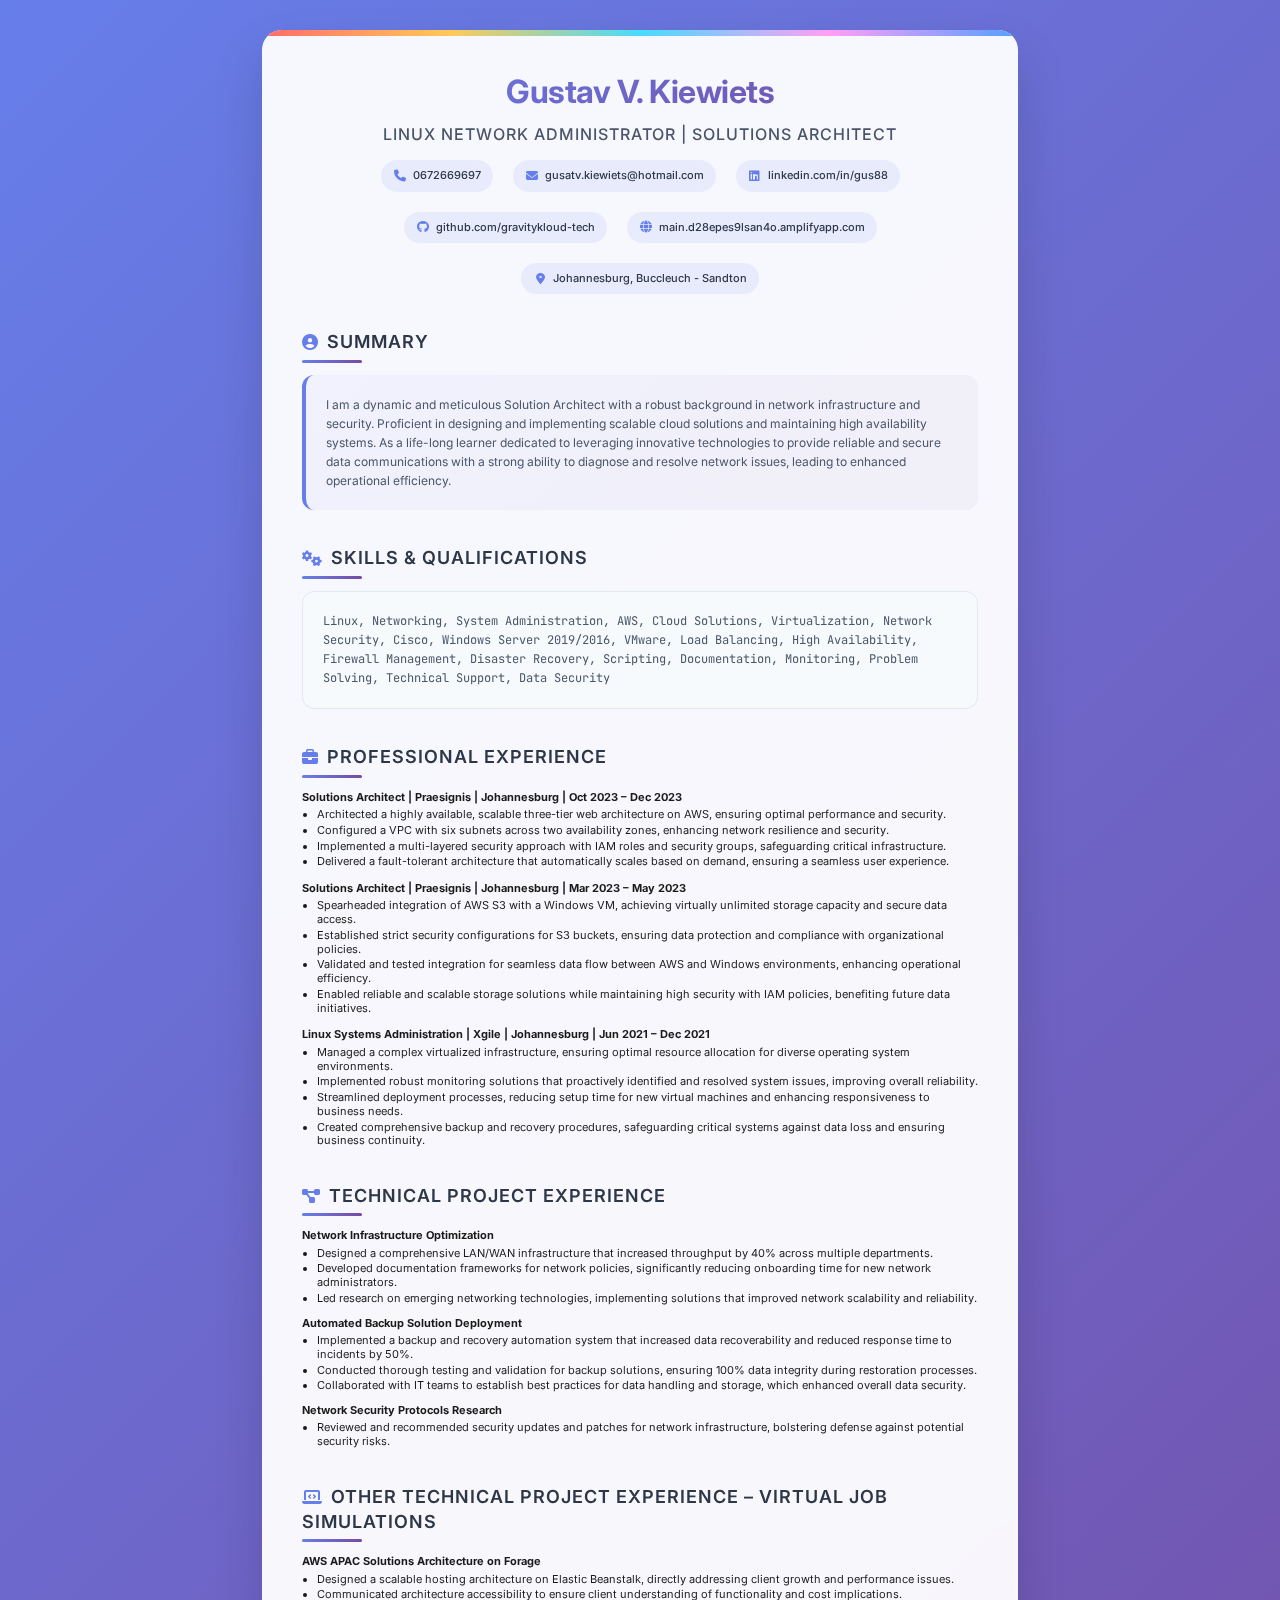
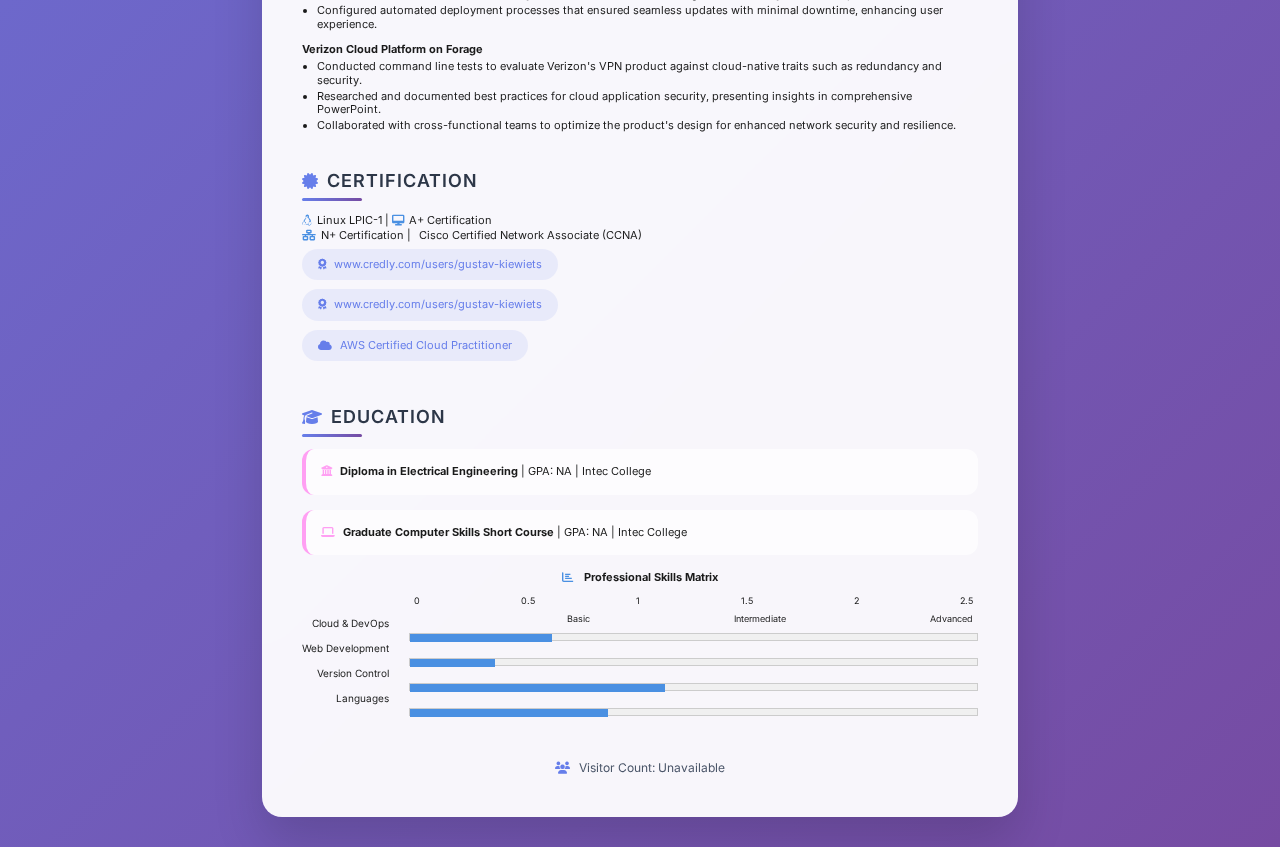
<file: index.html>
<!DOCTYPE html>
<html lang="en">

<head>
    <meta charset="UTF-8">
    <meta name="viewport" content="width=device-width, initial-scale=1.0">
    <title>Gustav V. Kiewiets - Resume</title>
    <link rel="stylesheet" href="https://cdnjs.cloudflare.com/ajax/libs/font-awesome/6.4.0/css/all.min.css">
    <link rel="preconnect" href="https://fonts.googleapis.com">
    <link rel="preconnect" href="https://fonts.gstatic.com" crossorigin>
    <link
        href="https://fonts.googleapis.com/css2?family=Inter:wght@300;400;500;600;700&family=JetBrains+Mono:wght@400;500&display=swap"
        rel="stylesheet">
    <link rel="stylesheet" href="style.css">

</head>

<body>
    <div class="resume-container">
        <div class="header">
            <div class="name">Gustav V. Kiewiets</div>
            <div class="title">Linux Network Administrator | Solutions Architect</div>
            <div class="contact-info">
                <div class="contact-item">
                    <i class="fas fa-phone"></i>
                    <a href="tel:0672669697">0672669697</a>
                </div>
                <div class="contact-item">
                    <i class="fas fa-envelope"></i>
                    <a href="mailto:gusatv.kiewiets@hotmail.com">gusatv.kiewiets@hotmail.com</a>
                </div>
                <div class="contact-item">
                    <i class="fab fa-linkedin"></i>
                    <a href="https://linkedin.com/in/gus88" target="_blank">linkedin.com/in/gus88</a>
                </div>
                <div class="contact-item">
                    <i class="fab fa-github"></i>
                    <a href="https://github.com/gravitykloud-tech" target="_blank">github.com/gravitykloud-tech</a>
                </div>
                <div class="contact-item">
                    <i class="fas fa-globe"></i>
                    <a href="https://main.d28epes9lsan4o.amplifyapp.com/"
                        target="_blank">main.d28epes9lsan4o.amplifyapp.com</a>
                </div>
                <div class="contact-item">
                    <i class="fas fa-map-marker-alt"></i>
                    <span>Johannesburg, Buccleuch - Sandton</span>
                </div>
            </div>
        </div>

        <div class="section-title"><i class="fas fa-user-circle" style="margin-right: 8px; color: #4a90e2;"></i>SUMMARY
        </div>
        <div class="summary-text">
            I am a dynamic and meticulous Solution Architect with a robust background in network infrastructure and
            security. Proficient in designing and implementing scalable cloud solutions and maintaining high
            availability systems. As a life-long learner dedicated to leveraging innovative technologies to provide
            reliable and secure data communications with a strong ability to diagnose and resolve network issues,
            leading to enhanced operational efficiency.
        </div>

        <div class="section-title"><i class="fas fa-cogs" style="margin-right: 8px; color: #4a90e2;"></i>SKILLS &
            QUALIFICATIONS</div>
        <div class="skills-text">
            Linux, Networking, System Administration, AWS, Cloud Solutions, Virtualization, Network Security, Cisco,
            Windows Server 2019/2016, VMware, Load Balancing, High Availability, Firewall Management, Disaster Recovery,
            Scripting, Documentation, Monitoring, Problem Solving, Technical Support, Data Security
        </div>

        <div class="section-title"><i class="fas fa-briefcase"
                style="margin-right: 8px; color: #4a90e2;"></i>PROFESSIONAL EXPERIENCE</div>

        <div class="job">
            <div class="job-header">
                <span class="job-title">Solutions Architect</span> | <span class="company">Praesignis</span> | <span
                    class="location">Johannesburg</span> | <span class="dates">Oct 2023 – Dec 2023</span>
            </div>
            <ul class="job-duties">
                <li>Architected a highly available, scalable three-tier web architecture on AWS, ensuring optimal
                    performance and security.</li>
                <li>Configured a VPC with six subnets across two availability zones, enhancing network resilience and
                    security.</li>
                <li>Implemented a multi-layered security approach with IAM roles and security groups, safeguarding
                    critical infrastructure.</li>
                <li>Delivered a fault-tolerant architecture that automatically scales based on demand, ensuring a
                    seamless user experience.</li>
            </ul>
        </div>

        <div class="job">
            <div class="job-header">
                <span class="job-title">Solutions Architect</span> | <span class="company">Praesignis</span> | <span
                    class="location">Johannesburg</span> | <span class="dates">Mar 2023 – May 2023</span>
            </div>
            <ul class="job-duties">
                <li>Spearheaded integration of AWS S3 with a Windows VM, achieving virtually unlimited storage capacity
                    and secure data access.</li>
                <li>Established strict security configurations for S3 buckets, ensuring data protection and compliance
                    with organizational policies.</li>
                <li>Validated and tested integration for seamless data flow between AWS and Windows environments,
                    enhancing operational efficiency.</li>
                <li>Enabled reliable and scalable storage solutions while maintaining high security with IAM policies,
                    benefiting future data initiatives.</li>
            </ul>
        </div>

        <div class="job">
            <div class="job-header">
                <span class="job-title">Linux Systems Administration</span> | <span class="company">Xgile</span> | <span
                    class="location">Johannesburg</span> | <span class="dates">Jun 2021 – Dec 2021</span>
            </div>
            <ul class="job-duties">
                <li>Managed a complex virtualized infrastructure, ensuring optimal resource allocation for diverse
                    operating system environments.</li>
                <li>Implemented robust monitoring solutions that proactively identified and resolved system issues,
                    improving overall reliability.</li>
                <li>Streamlined deployment processes, reducing setup time for new virtual machines and enhancing
                    responsiveness to business needs.</li>
                <li>Created comprehensive backup and recovery procedures, safeguarding critical systems against data
                    loss and ensuring business continuity.</li>
            </ul>
        </div>

        <div class="section-title"><i class="fas fa-project-diagram"
                style="margin-right: 8px; color: #4a90e2;"></i>TECHNICAL PROJECT EXPERIENCE</div>

        <div class="project">
            <div class="project-title">Network Infrastructure Optimization</div>
            <ul class="project-duties">
                <li>Designed a comprehensive LAN/WAN infrastructure that increased throughput by 40% across multiple
                    departments.</li>
                <li>Developed documentation frameworks for network policies, significantly reducing onboarding time for
                    new network administrators.</li>
                <li>Led research on emerging networking technologies, implementing solutions that improved network
                    scalability and reliability.</li>
            </ul>
        </div>

        <div class="project">
            <div class="project-title">Automated Backup Solution Deployment</div>
            <ul class="project-duties">
                <li>Implemented a backup and recovery automation system that increased data recoverability and reduced
                    response time to incidents by 50%.</li>
                <li>Conducted thorough testing and validation for backup solutions, ensuring 100% data integrity during
                    restoration processes.</li>
                <li>Collaborated with IT teams to establish best practices for data handling and storage, which enhanced
                    overall data security.</li>
            </ul>
        </div>

        <div class="project">
            <div class="project-title">Network Security Protocols Research</div>
            <ul class="project-duties">
                <li>Reviewed and recommended security updates and patches for network infrastructure, bolstering defense
                    against potential security risks.</li>
            </ul>
        </div>

        <div class="section-title"><i class="fas fa-laptop-code" style="margin-right: 8px; color: #4a90e2;"></i>OTHER
            TECHNICAL PROJECT EXPERIENCE – VIRTUAL JOB SIMULATIONS</div>

        <div class="project">
            <div class="project-title">AWS APAC Solutions Architecture on Forage</div>
            <ul class="project-duties">
                <li>Designed a scalable hosting architecture on Elastic Beanstalk, directly addressing client growth and
                    performance issues.</li>
                <li>Communicated architecture accessibility to ensure client understanding of functionality and cost
                    implications.</li>
                <li>Configured automated deployment processes that ensured seamless updates with minimal downtime,
                    enhancing user experience.</li>
            </ul>
        </div>

        <div class="project">
            <div class="project-title">Verizon Cloud Platform on Forage</div>
            <ul class="project-duties">
                <li>Conducted command line tests to evaluate Verizon's VPN product against cloud-native traits such as
                    redundancy and security.</li>
                <li>Researched and documented best practices for cloud application security, presenting insights in
                    comprehensive PowerPoint.</li>
                <li>Collaborated with cross-functional teams to optimize the product's design for enhanced network
                    security and resilience.</li>
            </ul>
        </div>

        <div class="section-title"><i class="fas fa-certificate"
                style="margin-right: 8px; color: #4a90e2;"></i>Certification</div>
        <div>
            <i class="fab fa-linux" style="color: #4a90e2; margin-right: 5px;"></i>Linux LPIC-1 |
            <i class="fas fa-desktop" style="color: #4a90e2; margin-right: 5px;"></i>A+ Certification<br>
            <i class="fas fa-network-wired" style="color: #4a90e2; margin-right: 5px;"></i>N+ Certification |
            <i class="fas fa-router" style="color: #4a90e2; margin-right: 5px;"></i>Cisco Certified Network Associate
            (CCNA)
        </div>
        <div class="certification-links">
            <div>
                <a href="https://www.credly.com/users/gustav-kiewiets" target="_blank">
                    <i class="fas fa-award"></i>
                    www.credly.com/users/gustav-kiewiets
                </a>
            </div>
            <div>
                <a href="https://www.credly.com/users/gustav-kiewiets" target="_blank">
                    <i class="fas fa-award"></i>
                    www.credly.com/users/gustav-kiewiets
                </a>
            </div>
            <!-- Cloud Practitioner Certificate Link -->
            <div>
                <a href="https://cp.certmetrics.com/amazon/en/public/verify/credential/M1JN56DJH1FE1N35"
                    target="_blank">
                    <i class="fas fa-cloud"></i>
                    AWS Certified Cloud Practitioner
                </a>
            </div>
        </div>

        <div class="section-title"><i class="fas fa-graduation-cap"
                style="margin-right: 8px; color: #4a90e2;"></i>EDUCATION</div>
        <div class="education-item">
            <i class="fas fa-university" style="color: #4a90e2; margin-right: 5px;"></i>
            <strong>Diploma in Electrical Engineering</strong> | GPA: NA | Intec College
        </div>
        <div class="education-item">
            <i class="fas fa-laptop" style="color: #4a90e2; margin-right: 5px;"></i>
            <strong>Graduate Computer Skills Short Course</strong> | GPA: NA | Intec College
        </div>

        <div class="skills-matrix">
            <div style="text-align: center; font-weight: bold; margin-bottom: 10px;">
                <i class="fas fa-chart-bar" style="color: #4a90e2; margin-right: 8px;"></i>
                Professional Skills Matrix
            </div>
            <div class="skills-chart">
                <div class="skills-labels">
                    <div>Cloud & DevOps</div>
                    <div>Web Development</div>
                    <div>Version Control</div>
                    <div>Languages</div>
                </div>
                <div class="chart-area">
                    <div class="chart-scale">
                        <span>0</span>
                        <span>0.5</span>
                        <span>1</span>
                        <span>1.5</span>
                        <span>2</span>
                        <span>2.5</span>
                    </div>
                    <div style="font-size: 9px; text-align: right; margin-bottom: 5px; padding-right: 5px;">
                        <span style="margin-right: 25%;">Basic</span>
                        <span style="margin-right: 25%;">Intermediate</span>
                        <span>Advanced</span>
                    </div>
                    <div class="skill-bar">
                        <div class="bar-bg">
                            <div class="bar-fill bar-cloud"></div>
                        </div>
                    </div>
                    <div class="skill-bar">
                        <div class="bar-bg">
                            <div class="bar-fill bar-web"></div>
                        </div>
                    </div>
                    <div class="skill-bar">
                        <div class="bar-bg">
                            <div class="bar-fill bar-version"></div>
                        </div>
                    </div>
                    <div class="skill-bar">
                        <div class="bar-bg">
                            <div class="bar-fill bar-languages"></div>
                        </div>
                    </div>
                </div>
            </div>
        </div>

        <div id="visitor-counter" style="text-align:center; margin-top:30px; font-size:12px; color:#4a5568;">
            <i class="fas fa-users" style="color:#667eea; margin-right:6px;"></i>
            Visitor Count: <span id="visitorcount"></span>
        </div>
<script src="components/visitor-counter.js"></script>
</body>

</html>
</file>
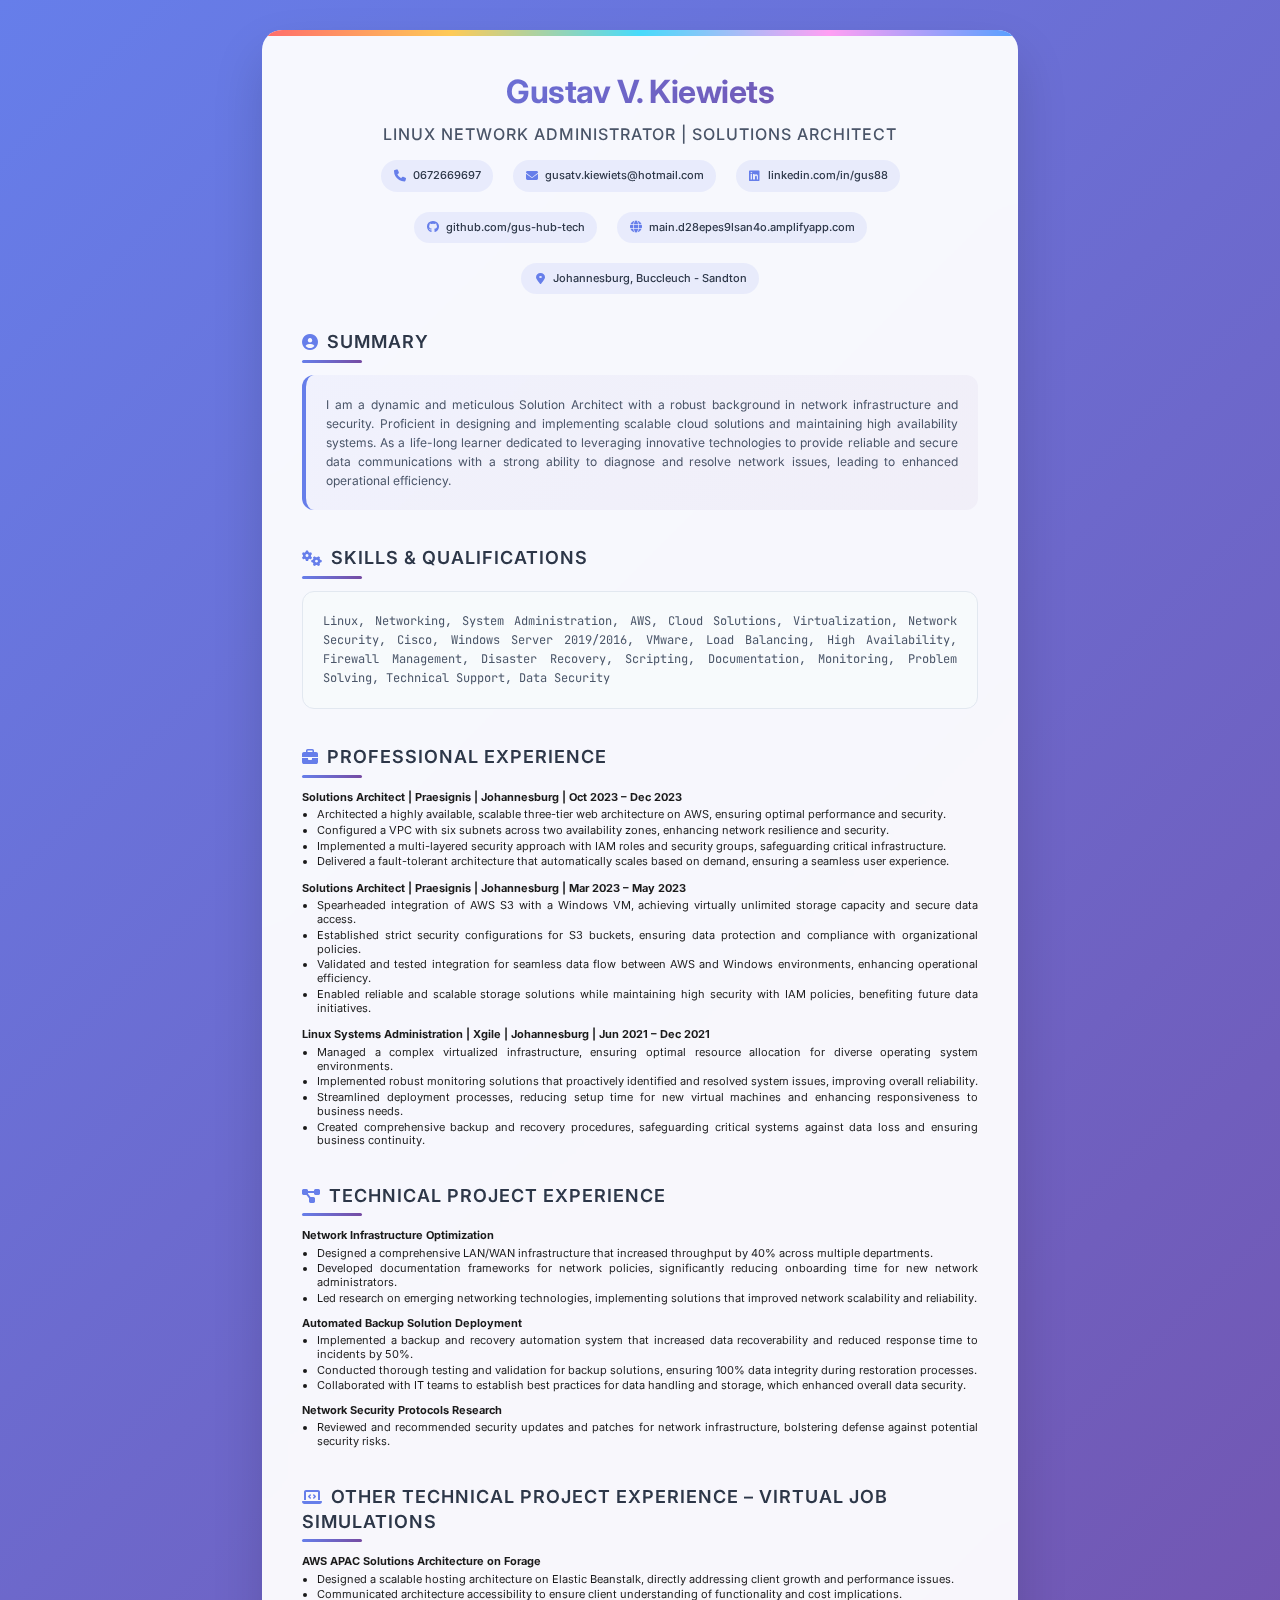
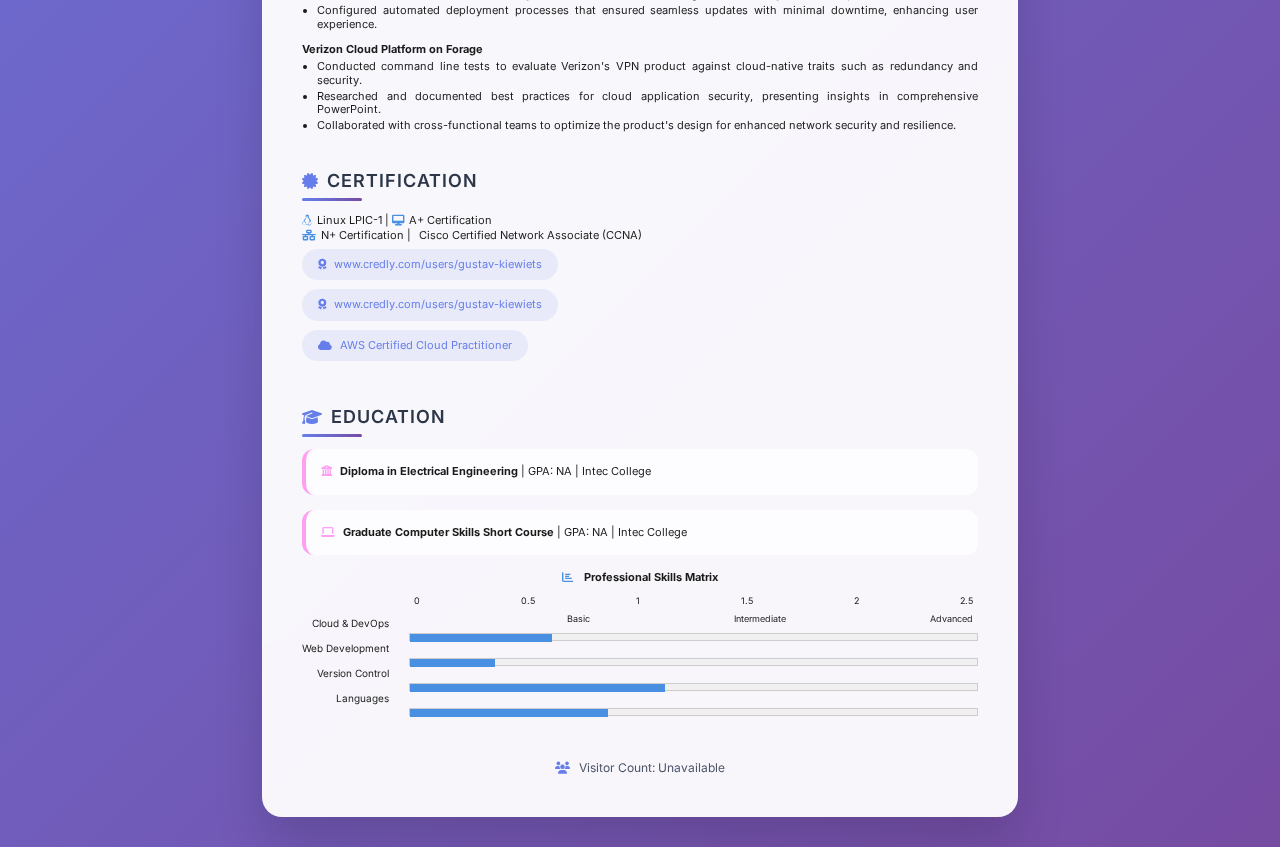
<file: my-cloud-resume-crc.html>
<!DOCTYPE html>
<html lang="en">

<head>
    <meta charset="UTF-8">
    <meta name="viewport" content="width=device-width, initial-scale=1.0">
    <title>Gustav V. Kiewiets - Resume</title>
    <link rel="stylesheet" href="https://cdnjs.cloudflare.com/ajax/libs/font-awesome/6.4.0/css/all.min.css">
    <link rel="preconnect" href="https://fonts.googleapis.com">
    <link rel="preconnect" href="https://fonts.gstatic.com" crossorigin>
    <link
        href="https://fonts.googleapis.com/css2?family=Inter:wght@300;400;500;600;700&family=JetBrains+Mono:wght@400;500&display=swap"
        rel="stylesheet">
    <link rel="stylesheet" href="my-cloud-resume-crc-style.css">

</head>

<body>
    <div class="resume-container">
        <div class="header">
            <div class="name">Gustav V. Kiewiets</div>
            <div class="title">Linux Network Administrator | Solutions Architect</div>
            <div class="contact-info">
                <div class="contact-item">
                    <i class="fas fa-phone"></i>
                    <a href="tel:0672669697">0672669697</a>
                </div>
                <div class="contact-item">
                    <i class="fas fa-envelope"></i>
                    <a href="mailto:gusatv.kiewiets@hotmail.com">gusatv.kiewiets@hotmail.com</a>
                </div>
                <div class="contact-item">
                    <i class="fab fa-linkedin"></i>
                    <a href="https://linkedin.com/in/gus88" target="_blank">linkedin.com/in/gus88</a>
                </div>
                <div class="contact-item">
                    <i class="fab fa-github"></i>
                    <a href="https://github.com/gus-hub-tech" target="_blank">github.com/gus-hub-tech</a>
                </div>
                <div class="contact-item">
                    <i class="fas fa-globe"></i>
                    <a href="https://main.d28epes9lsan4o.amplifyapp.com/"
                        target="_blank">main.d28epes9lsan4o.amplifyapp.com</a>
                </div>
                <div class="contact-item">
                    <i class="fas fa-map-marker-alt"></i>
                    <span>Johannesburg, Buccleuch - Sandton</span>
                </div>
            </div>
        </div>

        <div class="section-title"><i class="fas fa-user-circle" style="margin-right: 8px; color: #4a90e2;"></i>SUMMARY
        </div>
        <div class="summary-text">
            I am a dynamic and meticulous Solution Architect with a robust background in network infrastructure and
            security. Proficient in designing and implementing scalable cloud solutions and maintaining high
            availability systems. As a life-long learner dedicated to leveraging innovative technologies to provide
            reliable and secure data communications with a strong ability to diagnose and resolve network issues,
            leading to enhanced operational efficiency.
        </div>

        <div class="section-title"><i class="fas fa-cogs" style="margin-right: 8px; color: #4a90e2;"></i>SKILLS &
            QUALIFICATIONS</div>
        <div class="skills-text">
            Linux, Networking, System Administration, AWS, Cloud Solutions, Virtualization, Network Security, Cisco,
            Windows Server 2019/2016, VMware, Load Balancing, High Availability, Firewall Management, Disaster Recovery,
            Scripting, Documentation, Monitoring, Problem Solving, Technical Support, Data Security
        </div>

        <div class="section-title"><i class="fas fa-briefcase"
                style="margin-right: 8px; color: #4a90e2;"></i>PROFESSIONAL EXPERIENCE</div>

        <div class="job">
            <div class="job-header">
                <span class="job-title">Solutions Architect</span> | <span class="company">Praesignis</span> | <span
                    class="location">Johannesburg</span> | <span class="dates">Oct 2023 – Dec 2023</span>
            </div>
            <ul class="job-duties">
                <li>Architected a highly available, scalable three-tier web architecture on AWS, ensuring optimal
                    performance and security.</li>
                <li>Configured a VPC with six subnets across two availability zones, enhancing network resilience and
                    security.</li>
                <li>Implemented a multi-layered security approach with IAM roles and security groups, safeguarding
                    critical infrastructure.</li>
                <li>Delivered a fault-tolerant architecture that automatically scales based on demand, ensuring a
                    seamless user experience.</li>
            </ul>
        </div>

        <div class="job">
            <div class="job-header">
                <span class="job-title">Solutions Architect</span> | <span class="company">Praesignis</span> | <span
                    class="location">Johannesburg</span> | <span class="dates">Mar 2023 – May 2023</span>
            </div>
            <ul class="job-duties">
                <li>Spearheaded integration of AWS S3 with a Windows VM, achieving virtually unlimited storage capacity
                    and secure data access.</li>
                <li>Established strict security configurations for S3 buckets, ensuring data protection and compliance
                    with organizational policies.</li>
                <li>Validated and tested integration for seamless data flow between AWS and Windows environments,
                    enhancing operational efficiency.</li>
                <li>Enabled reliable and scalable storage solutions while maintaining high security with IAM policies,
                    benefiting future data initiatives.</li>
            </ul>
        </div>

        <div class="job">
            <div class="job-header">
                <span class="job-title">Linux Systems Administration</span> | <span class="company">Xgile</span> | <span
                    class="location">Johannesburg</span> | <span class="dates">Jun 2021 – Dec 2021</span>
            </div>
            <ul class="job-duties">
                <li>Managed a complex virtualized infrastructure, ensuring optimal resource allocation for diverse
                    operating system environments.</li>
                <li>Implemented robust monitoring solutions that proactively identified and resolved system issues,
                    improving overall reliability.</li>
                <li>Streamlined deployment processes, reducing setup time for new virtual machines and enhancing
                    responsiveness to business needs.</li>
                <li>Created comprehensive backup and recovery procedures, safeguarding critical systems against data
                    loss and ensuring business continuity.</li>
            </ul>
        </div>

        <div class="section-title"><i class="fas fa-project-diagram"
                style="margin-right: 8px; color: #4a90e2;"></i>TECHNICAL PROJECT EXPERIENCE</div>

        <div class="project">
            <div class="project-title">Network Infrastructure Optimization</div>
            <ul class="project-duties">
                <li>Designed a comprehensive LAN/WAN infrastructure that increased throughput by 40% across multiple
                    departments.</li>
                <li>Developed documentation frameworks for network policies, significantly reducing onboarding time for
                    new network administrators.</li>
                <li>Led research on emerging networking technologies, implementing solutions that improved network
                    scalability and reliability.</li>
            </ul>
        </div>

        <div class="project">
            <div class="project-title">Automated Backup Solution Deployment</div>
            <ul class="project-duties">
                <li>Implemented a backup and recovery automation system that increased data recoverability and reduced
                    response time to incidents by 50%.</li>
                <li>Conducted thorough testing and validation for backup solutions, ensuring 100% data integrity during
                    restoration processes.</li>
                <li>Collaborated with IT teams to establish best practices for data handling and storage, which enhanced
                    overall data security.</li>
            </ul>
        </div>

        <div class="project">
            <div class="project-title">Network Security Protocols Research</div>
            <ul class="project-duties">
                <li>Reviewed and recommended security updates and patches for network infrastructure, bolstering defense
                    against potential security risks.</li>
            </ul>
        </div>

        <div class="section-title"><i class="fas fa-laptop-code" style="margin-right: 8px; color: #4a90e2;"></i>OTHER
            TECHNICAL PROJECT EXPERIENCE – VIRTUAL JOB SIMULATIONS</div>

        <div class="project">
            <div class="project-title">AWS APAC Solutions Architecture on Forage</div>
            <ul class="project-duties">
                <li>Designed a scalable hosting architecture on Elastic Beanstalk, directly addressing client growth and
                    performance issues.</li>
                <li>Communicated architecture accessibility to ensure client understanding of functionality and cost
                    implications.</li>
                <li>Configured automated deployment processes that ensured seamless updates with minimal downtime,
                    enhancing user experience.</li>
            </ul>
        </div>

        <div class="project">
            <div class="project-title">Verizon Cloud Platform on Forage</div>
            <ul class="project-duties">
                <li>Conducted command line tests to evaluate Verizon's VPN product against cloud-native traits such as
                    redundancy and security.</li>
                <li>Researched and documented best practices for cloud application security, presenting insights in
                    comprehensive PowerPoint.</li>
                <li>Collaborated with cross-functional teams to optimize the product's design for enhanced network
                    security and resilience.</li>
            </ul>
        </div>

        <div class="section-title"><i class="fas fa-certificate"
                style="margin-right: 8px; color: #4a90e2;"></i>Certification</div>
        <div>
            <i class="fab fa-linux" style="color: #4a90e2; margin-right: 5px;"></i>Linux LPIC-1 |
            <i class="fas fa-desktop" style="color: #4a90e2; margin-right: 5px;"></i>A+ Certification<br>
            <i class="fas fa-network-wired" style="color: #4a90e2; margin-right: 5px;"></i>N+ Certification |
            <i class="fas fa-router" style="color: #4a90e2; margin-right: 5px;"></i>Cisco Certified Network Associate
            (CCNA)
        </div>
        <div class="certification-links">
            <div>
                <a href="https://www.credly.com/users/gustav-kiewiets" target="_blank">
                    <i class="fas fa-award"></i>
                    www.credly.com/users/gustav-kiewiets
                </a>
            </div>
            <div>
                <a href="https://www.credly.com/users/gustav-kiewiets" target="_blank">
                    <i class="fas fa-award"></i>
                    www.credly.com/users/gustav-kiewiets
                </a>
            </div>
            <!-- Cloud Practitioner Certificate Link -->
            <div>
                <a href="https://cp.certmetrics.com/amazon/en/public/verify/credential/M1JN56DJH1FE1N35"
                    target="_blank">
                    <i class="fas fa-cloud"></i>
                    AWS Certified Cloud Practitioner
                </a>
            </div>
        </div>

        <div class="section-title"><i class="fas fa-graduation-cap"
                style="margin-right: 8px; color: #4a90e2;"></i>EDUCATION</div>
        <div class="education-item">
            <i class="fas fa-university" style="color: #4a90e2; margin-right: 5px;"></i>
            <strong>Diploma in Electrical Engineering</strong> | GPA: NA | Intec College
        </div>
        <div class="education-item">
            <i class="fas fa-laptop" style="color: #4a90e2; margin-right: 5px;"></i>
            <strong>Graduate Computer Skills Short Course</strong> | GPA: NA | Intec College
        </div>

        <div class="skills-matrix">
            <div style="text-align: center; font-weight: bold; margin-bottom: 10px;">
                <i class="fas fa-chart-bar" style="color: #4a90e2; margin-right: 8px;"></i>
                Professional Skills Matrix
            </div>
            <div class="skills-chart">
                <div class="skills-labels">
                    <div>Cloud & DevOps</div>
                    <div>Web Development</div>
                    <div>Version Control</div>
                    <div>Languages</div>
                </div>
                <div class="chart-area">
                    <div class="chart-scale">
                        <span>0</span>
                        <span>0.5</span>
                        <span>1</span>
                        <span>1.5</span>
                        <span>2</span>
                        <span>2.5</span>
                    </div>
                    <div style="font-size: 9px; text-align: right; margin-bottom: 5px; padding-right: 5px;">
                        <span style="margin-right: 25%;">Basic</span>
                        <span style="margin-right: 25%;">Intermediate</span>
                        <span>Advanced</span>
                    </div>
                    <div class="skill-bar">
                        <div class="bar-bg">
                            <div class="bar-fill bar-cloud"></div>
                        </div>
                    </div>
                    <div class="skill-bar">
                        <div class="bar-bg">
                            <div class="bar-fill bar-web"></div>
                        </div>
                    </div>
                    <div class="skill-bar">
                        <div class="bar-bg">
                            <div class="bar-fill bar-version"></div>
                        </div>
                    </div>
                    <div class="skill-bar">
                        <div class="bar-bg">
                            <div class="bar-fill bar-languages"></div>
                        </div>
                    </div>
                </div>
            </div>
        </div>

        <div id="visitor-counter" style="text-align:center; margin-top:30px; font-size:12px; color:#4a5568;">
            <i class="fas fa-users" style="color:#667eea; margin-right:6px;"></i>
            Visitor Count: <span id="visitorcount"></span>
        </div>
<script src="visitor-counter.js"></script>
</body>

</html>
</file>
<file: style.css>
* {
    margin: 0;
    padding: 0;
    box-sizing: border-box;
}

body {
    font-family: 'Inter', -apple-system, BlinkMacSystemFont, 'Segoe UI', sans-serif;
    font-size: 11px;
    line-height: 1.4;
    color: #1a1a1a;
    background: linear-gradient(135deg, #667eea 0%, #764ba2 100%);
    padding: 30px;
    max-width: 8.5in;
    margin: 0 auto;
    min-height: 100vh;
}

.resume-container {
    background: rgba(255, 255, 255, 0.95);
    backdrop-filter: blur(10px);
    border-radius: 20px;
    box-shadow: 0 25px 50px rgba(0, 0, 0, 0.15);
    padding: 40px;
    position: relative;
    overflow: hidden;
}

.resume-container::before {
    content: '';
    position: absolute;
    top: 0;
    left: 0;
    right: 0;
    height: 6px;
    background: linear-gradient(90deg, #ff6b6b, #feca57, #48dbfb, #ff9ff3, #54a0ff);
    border-radius: 20px 20px 0 0;
}

.header {
    text-align: center;
    margin-bottom: 15px;
}

.name {
    font-size: 32px;
    font-weight: 700;
    margin-bottom: 8px;
    background: linear-gradient(135deg, #667eea, #764ba2);
    -webkit-background-clip: text;
    -webkit-text-fill-color: transparent;
    background-clip: text;
    letter-spacing: -0.5px;
}

.title {
    font-size: 16px;
    font-weight: 500;
    margin-bottom: 15px;
    color: #4a5568;
    text-transform: uppercase;
    letter-spacing: 1px;
}

.contact-info {
    font-size: 11px;
    line-height: 1.4;
    display: flex;
    flex-wrap: wrap;
    justify-content: center;
    gap: 20px;
    align-items: center;
    margin-bottom: 25px;
}

.contact-item {
    display: flex;
    align-items: center;
    gap: 6px;
    padding: 8px 12px;
    background: rgba(102, 126, 234, 0.1);
    border-radius: 25px;
    transition: all 0.3s ease;
}

.contact-item:hover {
    background: rgba(102, 126, 234, 0.2);
    transform: translateY(-2px);
}

.contact-item i {
    color: #667eea;
    width: 14px;
    text-align: center;
    font-size: 12px;
}

.contact-item a {
    color: #2d3748;
    text-decoration: none;
    font-weight: 500;
}

.contact-item a:hover {
    color: #667eea;
}

.contact-item span {
    color: #2d3748;
    font-weight: 500;
}

.section-title {
    font-size: 18px;
    font-weight: 600;
    text-transform: uppercase;
    margin-top: 35px;
    margin-bottom: 20px;
    position: relative;
    color: #2d3748;
    letter-spacing: 1px;
}

.section-title::after {
    content: '';
    position: absolute;
    bottom: -8px;
    left: 0;
    width: 60px;
    height: 3px;
    background: linear-gradient(90deg, #667eea, #764ba2);
    border-radius: 2px;
}

.section-title i {
    margin-right: 12px;
    color: #667eea !important;
    font-size: 16px;
}

.summary-text {
    margin-bottom: 10px;
    line-height: 1.6;
    font-size: 12px;
    color: #4a5568;
    background: linear-gradient(135deg, rgba(102, 126, 234, 0.05), rgba(118, 75, 162, 0.05));
    padding: 20px;
    border-radius: 12px;
    border-left: 4px solid #667eea;
}

.skills-text {
    line-height: 1.6;
    font-size: 12px;
    color: #4a5568;
    font-family: 'JetBrains Mono', monospace;
    background: #f7fafc;
    padding: 20px;
    border-radius: 12px;
    border: 1px solid #e2e8f0;
}

.job {
    margin-bottom: 12px;
}

.job-header {
    font-weight: bold;
    margin-bottom: 3px;
}

.job-title {
    display: inline;
}

.company {
    display: inline;
}

.location {
    display: inline;
}

.dates {
    display: inline;
}

.job-duties {
    margin-left: 0;
    margin-top: 3px;
}

.job-duties li {
    margin-bottom: 2px;
    margin-left: 15px;
    line-height: 1.25;
}

.project {
    margin-bottom: 10px;
}

.project-title {
    font-weight: bold;
    margin-bottom: 3px;
}

.project-duties {
    margin-left: 0;
    margin-top: 3px;
}

.project-duties li {
    margin-bottom: 2px;
    margin-left: 15px;
    line-height: 1.25;
}

.ats-keywords {
    font-size: 9px;
    color: #666;
    font-style: italic;
    margin-bottom: 5px;
    word-spacing: -1px;
}

.certification-links {
    margin-top: 5px;
}

.certification-links div {
    margin-bottom: 1px;
}

.certification-links a {
    color: #667eea;
    text-decoration: none;
    display: inline-flex;
    align-items: center;
    gap: 8px;
    padding: 8px 16px;
    background: rgba(102, 126, 234, 0.1);
    border-radius: 25px;
    transition: all 0.3s ease;
    margin-right: 10px;
    margin-bottom: 8px;
}

.certification-links a:hover {
    background: rgba(102, 126, 234, 0.2);
    transform: translateY(-2px);
}

.certification-links i {
    color: #667eea;
}

.education-item {
    margin-bottom: 15px;
    padding: 15px;
    background: rgba(255, 255, 255, 0.7);
    border-radius: 12px;
    border-left: 4px solid #ff9ff3;
}

.education-item i {
    color: #ff9ff3 !important;
    margin-right: 8px;
}

.skills-matrix {
    margin-top: 15px;
}

.skills-chart {
    display: flex;
    align-items: center;
    margin-top: 10px;
}

.skills-labels {
    display: flex;
    flex-direction: column;
    margin-right: 15px;
    font-size: 10px;
}

.skills-labels div {
    height: 20px;
    display: flex;
    align-items: center;
    justify-content: flex-end;
    padding-right: 5px;
    margin-bottom: 5px;
}

.chart-area {
    flex: 1;
    position: relative;
}

.chart-scale {
    display: flex;
    justify-content: space-between;
    font-size: 9px;
    margin-bottom: 5px;
    padding: 0 5px;
}

.skill-bar {
    height: 15px;
    margin-bottom: 10px;
    position: relative;
}

.bar-bg {
    width: 100%;
    height: 8px;
    background: #f0f0f0;
    border: 1px solid #ccc;
    position: relative;
    top: 3px;
}

.bar-fill {
    height: 8px;
    background: #4a90e2;
    position: absolute;
    top: 0;
}

.bar-cloud {
    width: 25%;
}

.bar-cloud {
    width: 25%;
}

.bar-web {
    width: 15%;
}

.bar-version {
    width: 45%;
}

.bar-languages {
    width: 35%;
}
</file>
<file: my-cloud-resume-crc-style.css>
* {
    margin: 0;
    padding: 0;
    box-sizing: border-box;
}

body {
    font-family: 'Inter', -apple-system, BlinkMacSystemFont, 'Segoe UI', sans-serif;
    font-size: 11px;
    line-height: 1.4;
    color: #1a1a1a;
    background: linear-gradient(135deg, #667eea 0%, #764ba2 100%);
    padding: 30px;
    max-width: 8.5in;
    margin: 0 auto;
    min-height: 100vh;
}

.resume-container {
    background: rgba(255, 255, 255, 0.95);
    backdrop-filter: blur(10px);
    border-radius: 20px;
    box-shadow: 0 25px 50px rgba(0, 0, 0, 0.15);
    padding: 40px;
    position: relative;
    overflow: hidden;
}

.resume-container::before {
    content: '';
    position: absolute;
    top: 0;
    left: 0;
    right: 0;
    height: 6px;
    background: linear-gradient(90deg, #ff6b6b, #feca57, #48dbfb, #ff9ff3, #54a0ff);
    border-radius: 20px 20px 0 0;
}

.header {
    text-align: center;
    margin-bottom: 15px;
}

.name {
    font-size: 32px;
    font-weight: 700;
    margin-bottom: 8px;
    background: linear-gradient(135deg, #667eea, #764ba2);
    -webkit-background-clip: text;
    -webkit-text-fill-color: transparent;
    background-clip: text;
    letter-spacing: -0.5px;
}

.title {
    font-size: 16px;
    font-weight: 500;
    margin-bottom: 15px;
    color: #4a5568;
    text-transform: uppercase;
    letter-spacing: 1px;
}

.contact-info {
    font-size: 11px;
    line-height: 1.4;
    display: flex;
    flex-wrap: wrap;
    justify-content: center;
    gap: 20px;
    align-items: center;
    margin-bottom: 25px;
}

.contact-item {
    display: flex;
    align-items: center;
    gap: 6px;
    padding: 8px 12px;
    background: rgba(102, 126, 234, 0.1);
    border-radius: 25px;
    transition: all 0.3s ease;
}

.contact-item:hover {
    background: rgba(102, 126, 234, 0.2);
    transform: translateY(-2px);
}

.contact-item i {
    color: #667eea;
    width: 14px;
    text-align: center;
    font-size: 12px;
}

.contact-item a {
    color: #2d3748;
    text-decoration: none;
    font-weight: 500;
}

.contact-item a:hover {
    color: #667eea;
}

.contact-item span {
    color: #2d3748;
    font-weight: 500;
}

.section-title {
    font-size: 18px;
    font-weight: 600;
    text-transform: uppercase;
    margin-top: 35px;
    margin-bottom: 20px;
    position: relative;
    color: #2d3748;
    letter-spacing: 1px;
}

.section-title::after {
    content: '';
    position: absolute;
    bottom: -8px;
    left: 0;
    width: 60px;
    height: 3px;
    background: linear-gradient(90deg, #667eea, #764ba2);
    border-radius: 2px;
}

.section-title i {
    margin-right: 12px;
    color: #667eea !important;
    font-size: 16px;
}

.summary-text {
    text-align: justify;
    margin-bottom: 10px;
    line-height: 1.6;
    font-size: 12px;
    color: #4a5568;
    background: linear-gradient(135deg, rgba(102, 126, 234, 0.05), rgba(118, 75, 162, 0.05));
    padding: 20px;
    border-radius: 12px;
    border-left: 4px solid #667eea;
}

.skills-text {
    text-align: justify;
    line-height: 1.6;
    font-size: 12px;
    color: #4a5568;
    font-family: 'JetBrains Mono', monospace;
    background: #f7fafc;
    padding: 20px;
    border-radius: 12px;
    border: 1px solid #e2e8f0;
}

.job {
    margin-bottom: 12px;
}

.job-header {
    font-weight: bold;
    margin-bottom: 3px;
}

.job-title {
    display: inline;
}

.company {
    display: inline;
}

.location {
    display: inline;
}

.dates {
    display: inline;
}

.job-duties {
    margin-left: 0;
    margin-top: 3px;
}

.job-duties li {
    margin-bottom: 2px;
    margin-left: 15px;
    text-align: justify;
    line-height: 1.25;
}

.project {
    margin-bottom: 10px;
}

.project-title {
    font-weight: bold;
    margin-bottom: 3px;
}

.project-duties {
    margin-left: 0;
    margin-top: 3px;
}

.project-duties li {
    margin-bottom: 2px;
    margin-left: 15px;
    text-align: justify;
    line-height: 1.25;
}

.ats-keywords {
    font-size: 9px;
    color: #666;
    font-style: italic;
    margin-bottom: 5px;
    word-spacing: -1px;
}

.certification-links {
    margin-top: 5px;
}

.certification-links div {
    margin-bottom: 1px;
}

.certification-links a {
    color: #667eea;
    text-decoration: none;
    display: inline-flex;
    align-items: center;
    gap: 8px;
    padding: 8px 16px;
    background: rgba(102, 126, 234, 0.1);
    border-radius: 25px;
    transition: all 0.3s ease;
    margin-right: 10px;
    margin-bottom: 8px;
}

.certification-links a:hover {
    background: rgba(102, 126, 234, 0.2);
    transform: translateY(-2px);
}

.certification-links i {
    color: #667eea;
}

.education-item {
    margin-bottom: 15px;
    padding: 15px;
    background: rgba(255, 255, 255, 0.7);
    border-radius: 12px;
    border-left: 4px solid #ff9ff3;
}

.education-item i {
    color: #ff9ff3 !important;
    margin-right: 8px;
}

.skills-matrix {
    margin-top: 15px;
}

.skills-chart {
    display: flex;
    align-items: center;
    margin-top: 10px;
}

.skills-labels {
    display: flex;
    flex-direction: column;
    margin-right: 15px;
    font-size: 10px;
}

.skills-labels div {
    height: 20px;
    display: flex;
    align-items: center;
    justify-content: flex-end;
    padding-right: 5px;
    margin-bottom: 5px;
}

.chart-area {
    flex: 1;
    position: relative;
}

.chart-scale {
    display: flex;
    justify-content: space-between;
    font-size: 9px;
    margin-bottom: 5px;
    padding: 0 5px;
}

.skill-bar {
    height: 15px;
    margin-bottom: 10px;
    position: relative;
}

.bar-bg {
    width: 100%;
    height: 8px;
    background: #f0f0f0;
    border: 1px solid #ccc;
    position: relative;
    top: 3px;
}

.bar-fill {
    height: 8px;
    background: #4a90e2;
    position: absolute;
    top: 0;
}

.bar-cloud {
    width: 25%;
}

.bar-cloud {
    width: 25%;
}

.bar-web {
    width: 15%;
}

.bar-version {
    width: 45%;
}

.bar-languages {
    width: 35%;
}
</file>
